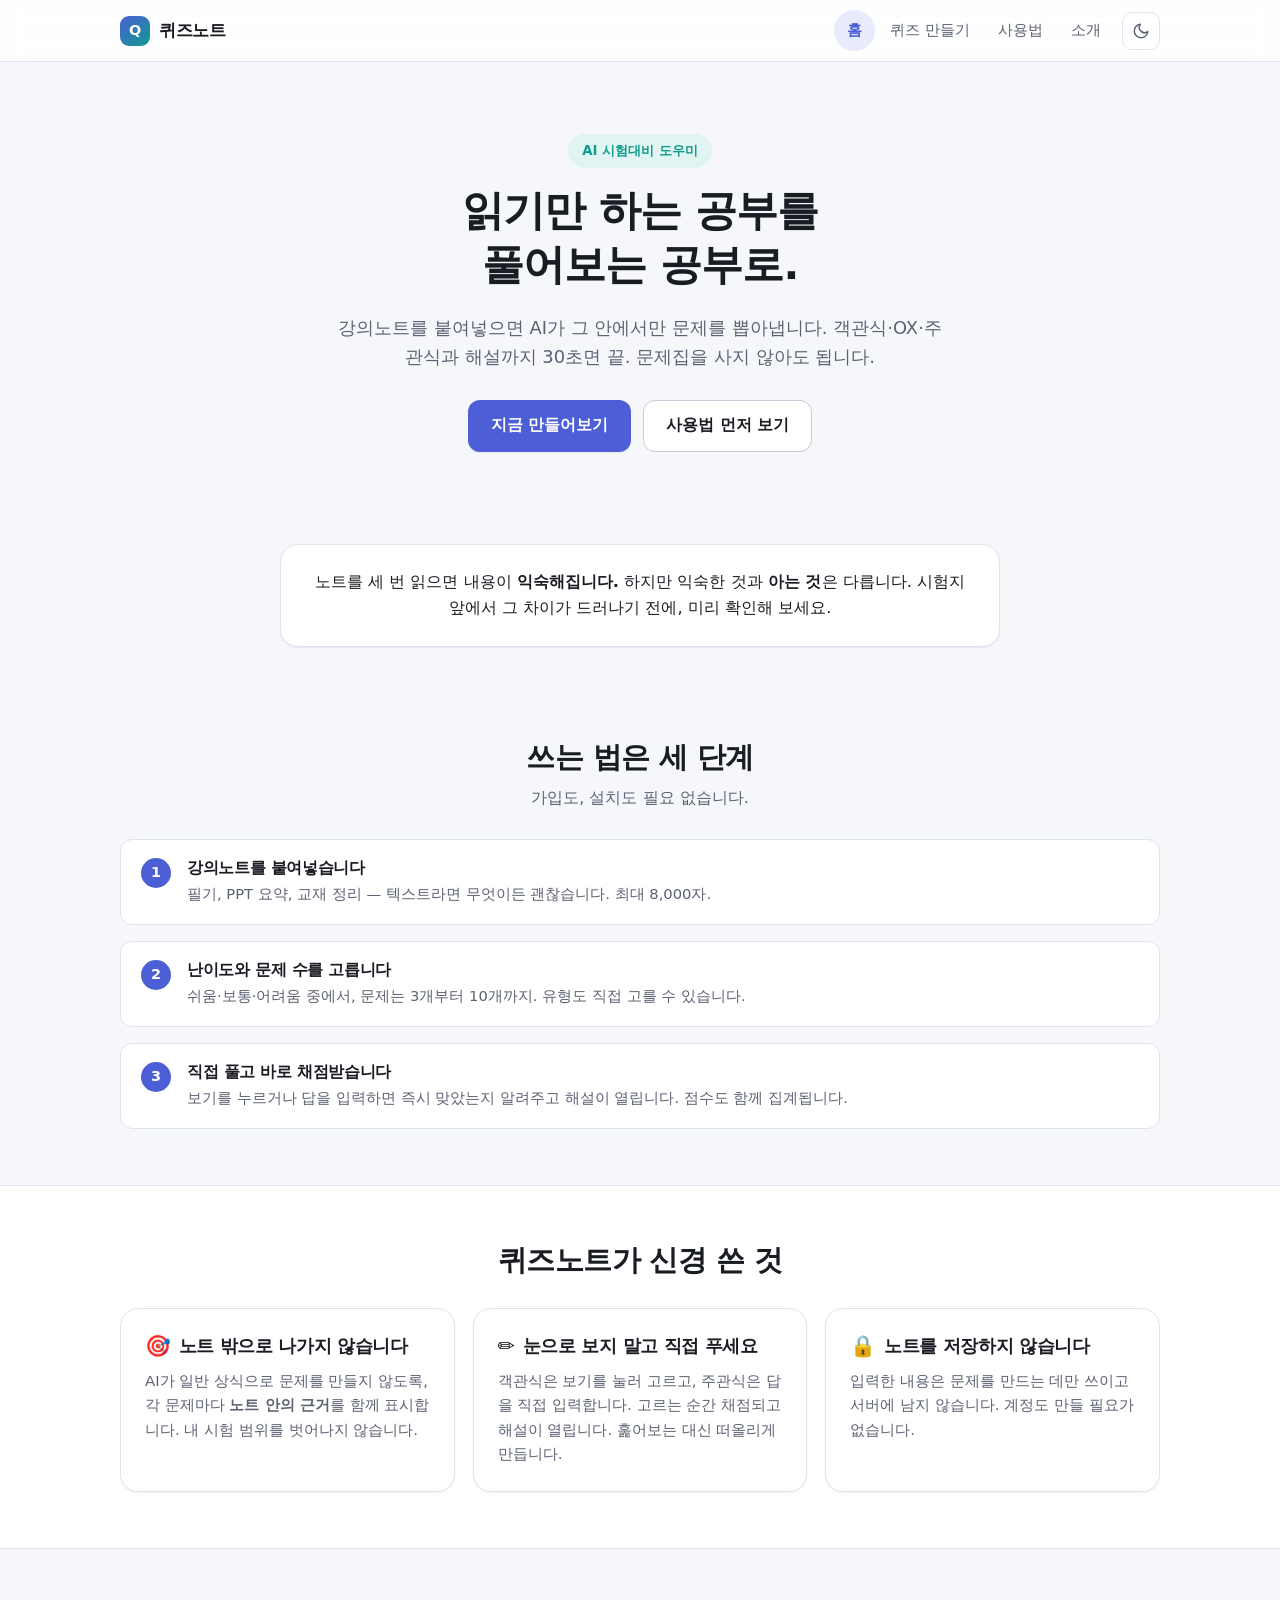
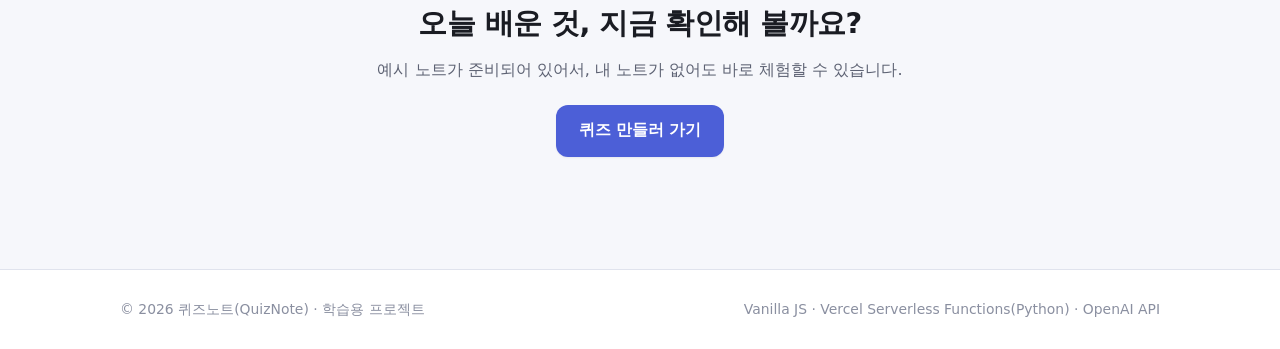
<file: index.html>
<!DOCTYPE html>
<html lang="ko">
<head>
  <meta charset="UTF-8" />
  <meta name="viewport" content="width=device-width, initial-scale=1" />
  <title>퀴즈노트 — 강의노트를 시험문제로</title>
  <meta name="description" content="강의노트를 붙여넣으면 AI가 객관식·OX·주관식 문제와 해설을 만들어줍니다. 읽기만 하는 공부를 풀어보는 공부로 바꿔보세요." />
  <meta property="og:title" content="퀴즈노트 — 강의노트를 시험문제로" />
  <meta property="og:description" content="내 노트에서 내 문제를. AI가 30초 만에 시험 대비 문제를 만들어 줍니다." />
  <meta property="og:type" content="website" />
  <link rel="icon" href="images/favicon.svg" type="image/svg+xml" />
  <link rel="stylesheet" href="css/style.css" />
  <!-- 다크 모드 깜빡임 방지: CSS 적용 전에 테마를 먼저 확정한다 -->
  <script>
    (function () {
      try {
        var t = localStorage.getItem('quiznote-theme');
        if (!t) t = window.matchMedia('(prefers-color-scheme: dark)').matches ? 'dark' : 'light';
        document.documentElement.setAttribute('data-theme', t);
      } catch (e) {}
    })();
  </script>
</head>
<body>
  <a href="#main" class="skip-link">본문으로 건너뛰기</a>

  <header class="site-header">
    <div class="container">
      <a href="index.html" class="brand">
        <span class="brand__mark">Q</span>
        <span>퀴즈노트</span>
      </a>

      <div class="nav-right">
        <nav class="nav" id="site-nav" aria-label="주요 메뉴">
          <a href="index.html" aria-current="page">홈</a>
          <a href="quiz.html">퀴즈 만들기</a>
          <a href="guide.html">사용법</a>
          <a href="about.html">소개</a>
        </nav>

        <button type="button" class="icon-btn" data-theme-toggle aria-label="다크 모드로 전환" aria-pressed="false">
          <svg class="icon-moon" viewBox="0 0 24 24" fill="none" stroke="currentColor" stroke-width="2" stroke-linecap="round" stroke-linejoin="round" aria-hidden="true"><path d="M21 12.8A9 9 0 1 1 11.2 3a7 7 0 0 0 9.8 9.8z"/></svg>
          <svg class="icon-sun" viewBox="0 0 24 24" fill="none" stroke="currentColor" stroke-width="2" stroke-linecap="round" stroke-linejoin="round" aria-hidden="true"><circle cx="12" cy="12" r="4"/><path d="M12 2v2M12 20v2M4.9 4.9l1.4 1.4M17.7 17.7l1.4 1.4M2 12h2M20 12h2M4.9 19.1l1.4-1.4M17.7 6.3l1.4-1.4"/></svg>
        </button>

        <button type="button" class="icon-btn nav-toggle" data-nav-toggle aria-label="메뉴 열기" aria-expanded="false" aria-controls="site-nav">
          <svg viewBox="0 0 24 24" fill="none" stroke="currentColor" stroke-width="2" stroke-linecap="round" aria-hidden="true"><path d="M3 6h18M3 12h18M3 18h18"/></svg>
        </button>
      </div>
    </div>
  </header>

  <main id="main">
    <!-- 히어로 -->
    <section class="hero">
      <div class="container">
        <span class="eyebrow">AI 시험대비 도우미</span>
        <h1>읽기만 하는 공부를<br />풀어보는 공부로.</h1>
        <p class="lead">
          강의노트를 붙여넣으면 AI가 그 안에서만 문제를 뽑아냅니다.
          객관식·OX·주관식과 해설까지 30초면 끝. 문제집을 사지 않아도 됩니다.
        </p>
        <div class="hero__actions">
          <a href="quiz.html" class="btn btn--primary">지금 만들어보기</a>
          <a href="guide.html" class="btn btn--ghost">사용법 먼저 보기</a>
        </div>
      </div>
    </section>

    <!-- 문제 제기 -->
    <section class="section--tight">
      <div class="container">
        <div class="card" style="max-width:720px;margin-inline:auto;text-align:center;">
          <p style="margin:0;font-size:1.02rem;">
            노트를 세 번 읽으면 내용이 <strong>익숙해집니다.</strong>
            하지만 익숙한 것과 <strong>아는 것</strong>은 다릅니다.
            시험지 앞에서 그 차이가 드러나기 전에, 미리 확인해 보세요.
          </p>
        </div>
      </div>
    </section>

    <!-- 사용 흐름 -->
    <section class="section">
      <div class="container">
        <h2 style="text-align:center;margin-bottom:8px;">쓰는 법은 세 단계</h2>
        <p style="text-align:center;color:var(--text-muted);margin-bottom:28px;">가입도, 설치도 필요 없습니다.</p>

        <ol class="step-list">
          <li>
            <div>
              <h3>강의노트를 붙여넣습니다</h3>
              <p>필기, PPT 요약, 교재 정리 — 텍스트라면 무엇이든 괜찮습니다. 최대 8,000자.</p>
            </div>
          </li>
          <li>
            <div>
              <h3>난이도와 문제 수를 고릅니다</h3>
              <p>쉬움·보통·어려움 중에서, 문제는 3개부터 10개까지. 유형도 직접 고를 수 있습니다.</p>
            </div>
          </li>
          <li>
            <div>
              <h3>직접 풀고 바로 채점받습니다</h3>
              <p>보기를 누르거나 답을 입력하면 즉시 맞았는지 알려주고 해설이 열립니다. 점수도 함께 집계됩니다.</p>
            </div>
          </li>
        </ol>
      </div>
    </section>

    <!-- 특징 -->
    <section class="section" style="background:var(--bg-elevated);border-block:1px solid var(--border);">
      <div class="container">
        <h2 style="text-align:center;margin-bottom:28px;">퀴즈노트가 신경 쓴 것</h2>

        <div class="grid grid--3">
          <div class="card feature-card">
            <h3><span class="emoji">🎯</span> 노트 밖으로 나가지 않습니다</h3>
            <p>AI가 일반 상식으로 문제를 만들지 않도록, 각 문제마다 <strong>노트 안의 근거</strong>를 함께 표시합니다. 내 시험 범위를 벗어나지 않습니다.</p>
          </div>
          <div class="card feature-card">
            <h3><span class="emoji">✏️</span> 눈으로 보지 말고 직접 푸세요</h3>
            <p>객관식은 보기를 눌러 고르고, 주관식은 답을 직접 입력합니다. 고르는 순간 채점되고 해설이 열립니다. 훑어보는 대신 떠올리게 만듭니다.</p>
          </div>
          <div class="card feature-card">
            <h3><span class="emoji">🔒</span> 노트를 저장하지 않습니다</h3>
            <p>입력한 내용은 문제를 만드는 데만 쓰이고 서버에 남지 않습니다. 계정도 만들 필요가 없습니다.</p>
          </div>
        </div>
      </div>
    </section>

    <!-- CTA -->
    <section class="section">
      <div class="container" style="text-align:center;">
        <h2>오늘 배운 것, 지금 확인해 볼까요?</h2>
        <p style="color:var(--text-muted);margin-bottom:22px;">예시 노트가 준비되어 있어서, 내 노트가 없어도 바로 체험할 수 있습니다.</p>
        <a href="quiz.html" class="btn btn--primary">퀴즈 만들러 가기</a>
      </div>
    </section>
  </main>

  <footer class="site-footer">
    <div class="container">
      <span>© <span data-year>2026</span> 퀴즈노트(QuizNote) · 학습용 프로젝트</span>
      <span>Vanilla JS · Vercel Serverless Functions(Python) · OpenAI API</span>
    </div>
  </footer>

  <script src="js/main.js"></script>
</body>
</html>
</file>
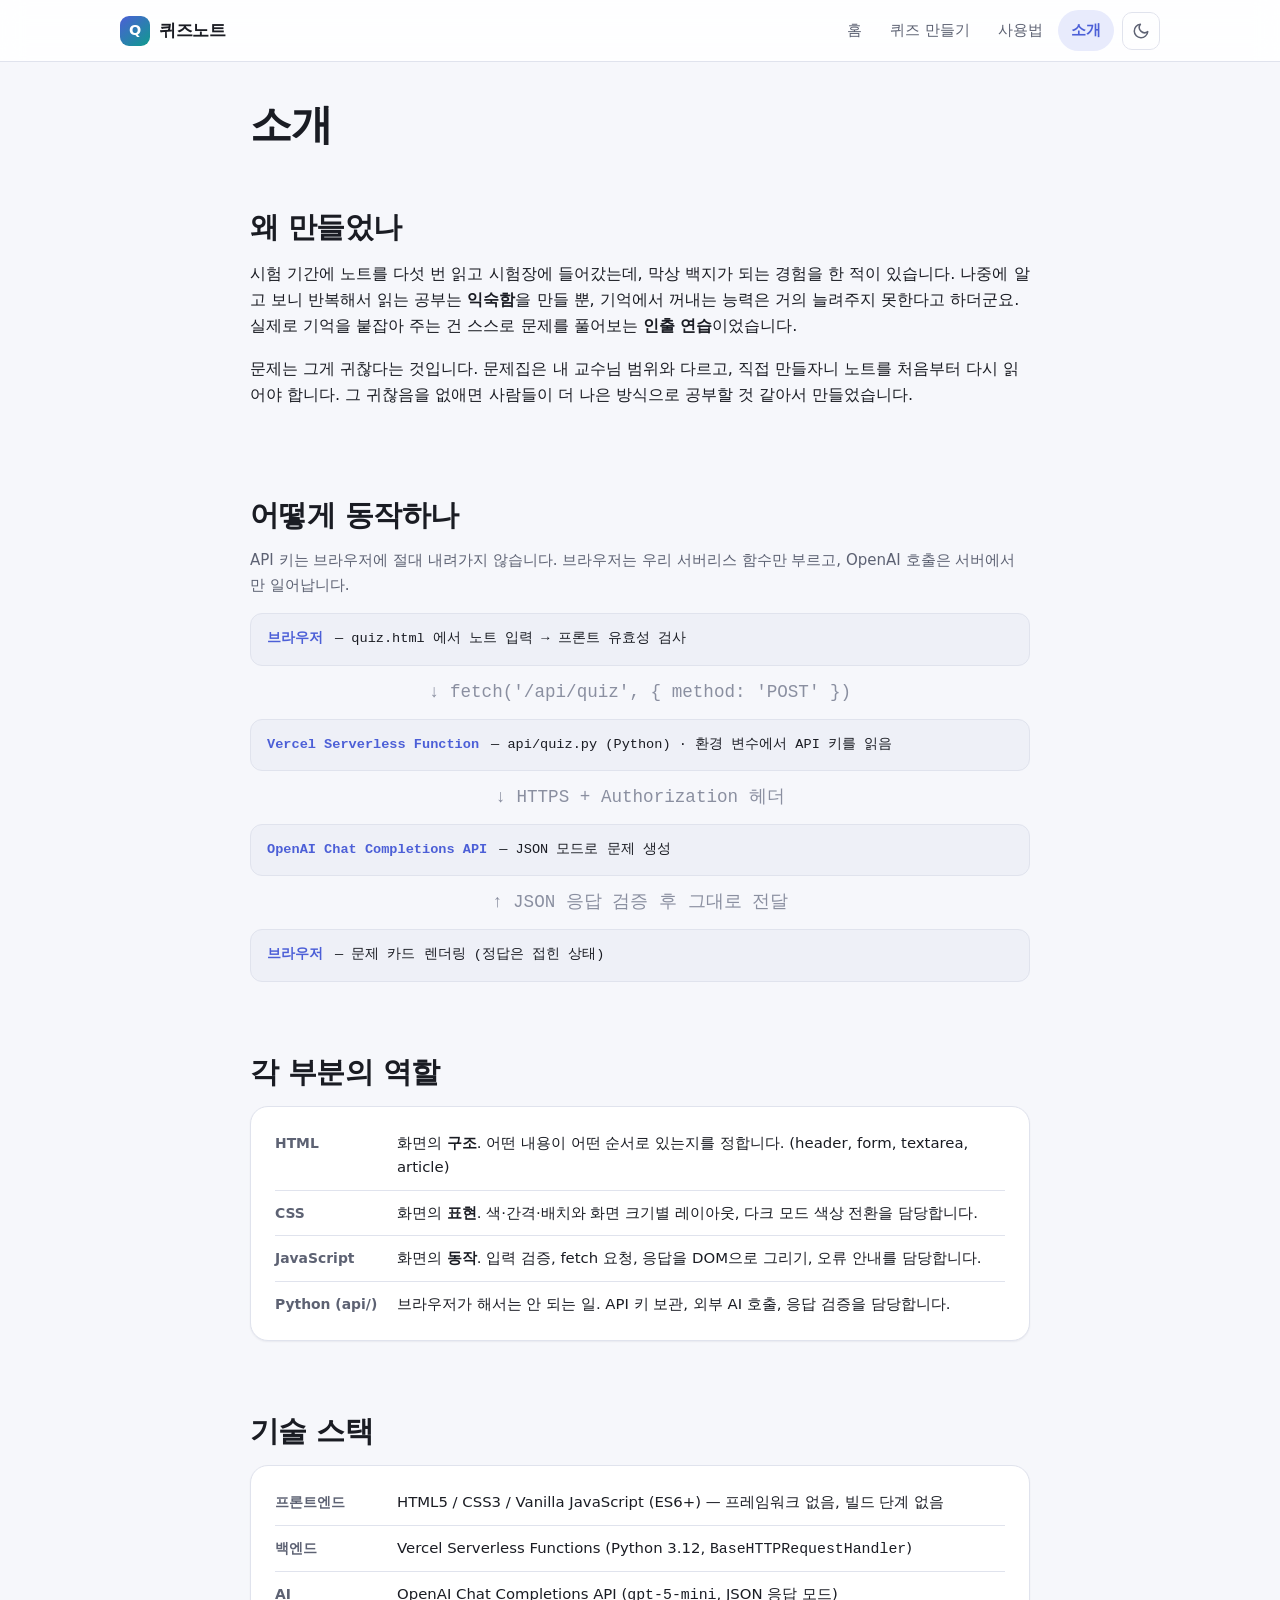
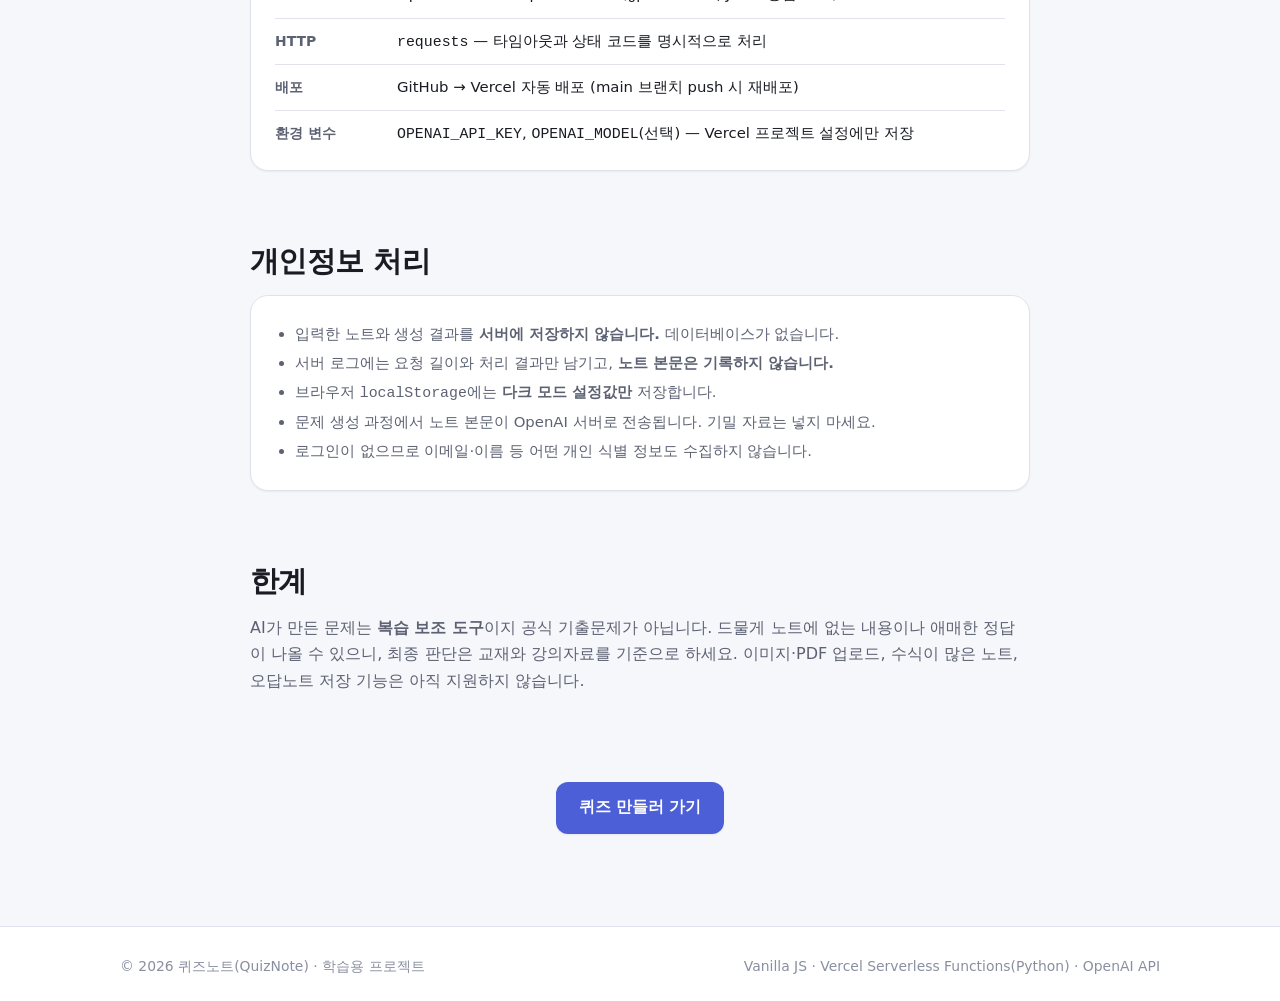
<file: about.html>
<!DOCTYPE html>
<html lang="ko">
<head>
  <meta charset="UTF-8" />
  <meta name="viewport" content="width=device-width, initial-scale=1" />
  <title>소개 — 퀴즈노트</title>
  <meta name="description" content="퀴즈노트를 만든 이유, 동작 구조, 사용한 기술 스택과 개인정보 처리 방침." />
  <link rel="icon" href="images/favicon.svg" type="image/svg+xml" />
  <link rel="stylesheet" href="css/style.css" />
  <script>
    (function () {
      try {
        var t = localStorage.getItem('quiznote-theme');
        if (!t) t = window.matchMedia('(prefers-color-scheme: dark)').matches ? 'dark' : 'light';
        document.documentElement.setAttribute('data-theme', t);
      } catch (e) {}
    })();
  </script>
</head>
<body>
  <a href="#main" class="skip-link">본문으로 건너뛰기</a>

  <header class="site-header">
    <div class="container">
      <a href="index.html" class="brand">
        <span class="brand__mark">Q</span>
        <span>퀴즈노트</span>
      </a>

      <div class="nav-right">
        <nav class="nav" id="site-nav" aria-label="주요 메뉴">
          <a href="index.html">홈</a>
          <a href="quiz.html">퀴즈 만들기</a>
          <a href="guide.html">사용법</a>
          <a href="about.html" aria-current="page">소개</a>
        </nav>

        <button type="button" class="icon-btn" data-theme-toggle aria-label="다크 모드로 전환" aria-pressed="false">
          <svg class="icon-moon" viewBox="0 0 24 24" fill="none" stroke="currentColor" stroke-width="2" stroke-linecap="round" stroke-linejoin="round" aria-hidden="true"><path d="M21 12.8A9 9 0 1 1 11.2 3a7 7 0 0 0 9.8 9.8z"/></svg>
          <svg class="icon-sun" viewBox="0 0 24 24" fill="none" stroke="currentColor" stroke-width="2" stroke-linecap="round" stroke-linejoin="round" aria-hidden="true"><circle cx="12" cy="12" r="4"/><path d="M12 2v2M12 20v2M4.9 4.9l1.4 1.4M17.7 17.7l1.4 1.4M2 12h2M20 12h2M4.9 19.1l1.4-1.4M17.7 6.3l1.4-1.4"/></svg>
        </button>

        <button type="button" class="icon-btn nav-toggle" data-nav-toggle aria-label="메뉴 열기" aria-expanded="false" aria-controls="site-nav">
          <svg viewBox="0 0 24 24" fill="none" stroke="currentColor" stroke-width="2" stroke-linecap="round" aria-hidden="true"><path d="M3 6h18M3 12h18M3 18h18"/></svg>
        </button>
      </div>
    </div>
  </header>

  <main id="main" class="section--tight">
    <div class="container" style="max-width:820px;">
      <h1>소개</h1>

      <section class="section--tight">
        <h2>왜 만들었나</h2>
        <p>
          시험 기간에 노트를 다섯 번 읽고 시험장에 들어갔는데, 막상 백지가 되는 경험을 한 적이 있습니다.
          나중에 알고 보니 반복해서 읽는 공부는 <strong>익숙함</strong>을 만들 뿐,
          기억에서 꺼내는 능력은 거의 늘려주지 못한다고 하더군요.
          실제로 기억을 붙잡아 주는 건 스스로 문제를 풀어보는 <strong>인출 연습</strong>이었습니다.
        </p>
        <p>
          문제는 그게 귀찮다는 것입니다. 문제집은 내 교수님 범위와 다르고,
          직접 만들자니 노트를 처음부터 다시 읽어야 합니다.
          그 귀찮음을 없애면 사람들이 더 나은 방식으로 공부할 것 같아서 만들었습니다.
        </p>
      </section>

      <section class="section--tight">
        <h2>어떻게 동작하나</h2>
        <p style="color:var(--text-muted);font-size:0.94rem;">
          API 키는 브라우저에 절대 내려가지 않습니다. 브라우저는 우리 서버리스 함수만 부르고,
          OpenAI 호출은 서버에서만 일어납니다.
        </p>

        <div class="arch">
          <div class="arch__row"><strong>브라우저</strong> — quiz.html 에서 노트 입력 → 프론트 유효성 검사</div>
          <div class="arch__arrow">↓ fetch('/api/quiz', { method: 'POST' })</div>
          <div class="arch__row"><strong>Vercel Serverless Function</strong> — api/quiz.py (Python) · 환경 변수에서 API 키를 읽음</div>
          <div class="arch__arrow">↓ HTTPS + Authorization 헤더</div>
          <div class="arch__row"><strong>OpenAI Chat Completions API</strong> — JSON 모드로 문제 생성</div>
          <div class="arch__arrow">↑ JSON 응답 검증 후 그대로 전달</div>
          <div class="arch__row"><strong>브라우저</strong> — 문제 카드 렌더링 (정답은 접힌 상태)</div>
        </div>
      </section>

      <section class="section--tight">
        <h2>각 부분의 역할</h2>
        <div class="card">
          <ul class="stack-list">
            <li><span class="k">HTML</span><span>화면의 <strong>구조</strong>. 어떤 내용이 어떤 순서로 있는지를 정합니다. (header, form, textarea, article)</span></li>
            <li><span class="k">CSS</span><span>화면의 <strong>표현</strong>. 색·간격·배치와 화면 크기별 레이아웃, 다크 모드 색상 전환을 담당합니다.</span></li>
            <li><span class="k">JavaScript</span><span>화면의 <strong>동작</strong>. 입력 검증, fetch 요청, 응답을 DOM으로 그리기, 오류 안내를 담당합니다.</span></li>
            <li><span class="k">Python (api/)</span><span>브라우저가 해서는 안 되는 일. API 키 보관, 외부 AI 호출, 응답 검증을 담당합니다.</span></li>
          </ul>
        </div>
      </section>

      <section class="section--tight">
        <h2>기술 스택</h2>
        <div class="card">
          <ul class="stack-list">
            <li><span class="k">프론트엔드</span><span>HTML5 / CSS3 / Vanilla JavaScript (ES6+) — 프레임워크 없음, 빌드 단계 없음</span></li>
            <li><span class="k">백엔드</span><span>Vercel Serverless Functions (Python 3.12, <code>BaseHTTPRequestHandler</code>)</span></li>
            <li><span class="k">AI</span><span>OpenAI Chat Completions API (<code>gpt-5-mini</code>, JSON 응답 모드)</span></li>
            <li><span class="k">HTTP</span><span><code>requests</code> — 타임아웃과 상태 코드를 명시적으로 처리</span></li>
            <li><span class="k">배포</span><span>GitHub → Vercel 자동 배포 (main 브랜치 push 시 재배포)</span></li>
            <li><span class="k">환경 변수</span><span><code>OPENAI_API_KEY</code>, <code>OPENAI_MODEL</code>(선택) — Vercel 프로젝트 설정에만 저장</span></li>
          </ul>
        </div>
      </section>

      <section class="section--tight">
        <h2>개인정보 처리</h2>
        <div class="card">
          <ul style="margin:0;padding-left:20px;color:var(--text-muted);font-size:0.93rem;line-height:1.95;">
            <li>입력한 노트와 생성 결과를 <strong>서버에 저장하지 않습니다.</strong> 데이터베이스가 없습니다.</li>
            <li>서버 로그에는 요청 길이와 처리 결과만 남기고, <strong>노트 본문은 기록하지 않습니다.</strong></li>
            <li>브라우저 <code>localStorage</code>에는 <strong>다크 모드 설정값만</strong> 저장합니다.</li>
            <li>문제 생성 과정에서 노트 본문이 OpenAI 서버로 전송됩니다. 기밀 자료는 넣지 마세요.</li>
            <li>로그인이 없으므로 이메일·이름 등 어떤 개인 식별 정보도 수집하지 않습니다.</li>
          </ul>
        </div>
      </section>

      <section class="section--tight">
        <h2>한계</h2>
        <p style="color:var(--text-muted);">
          AI가 만든 문제는 <strong>복습 보조 도구</strong>이지 공식 기출문제가 아닙니다.
          드물게 노트에 없는 내용이나 애매한 정답이 나올 수 있으니,
          최종 판단은 교재와 강의자료를 기준으로 하세요.
          이미지·PDF 업로드, 수식이 많은 노트, 오답노트 저장 기능은 아직 지원하지 않습니다.
        </p>
      </section>

      <div style="text-align:center;margin-top:36px;">
        <a href="quiz.html" class="btn btn--primary">퀴즈 만들러 가기</a>
      </div>
    </div>
  </main>

  <footer class="site-footer">
    <div class="container">
      <span>© <span data-year>2026</span> 퀴즈노트(QuizNote) · 학습용 프로젝트</span>
      <span>Vanilla JS · Vercel Serverless Functions(Python) · OpenAI API</span>
    </div>
  </footer>

  <script src="js/main.js"></script>
</body>
</html>
</file>
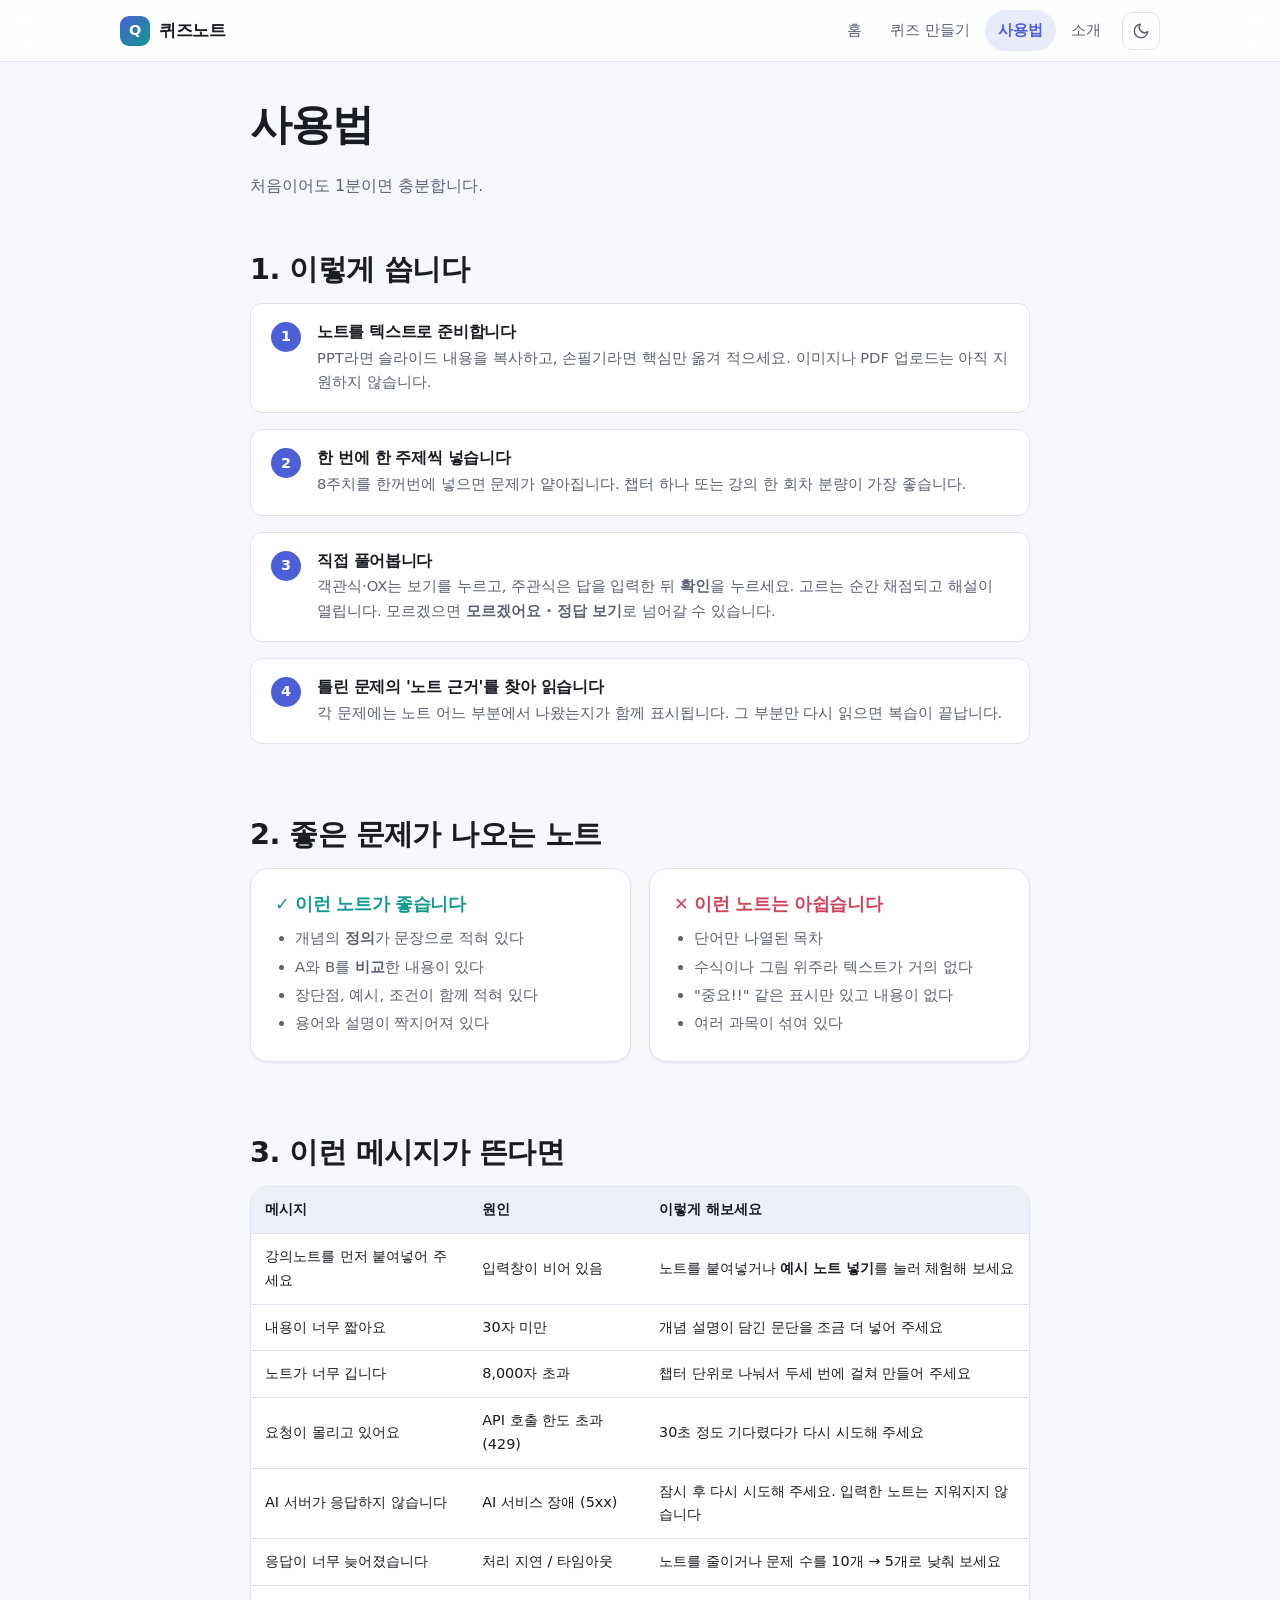
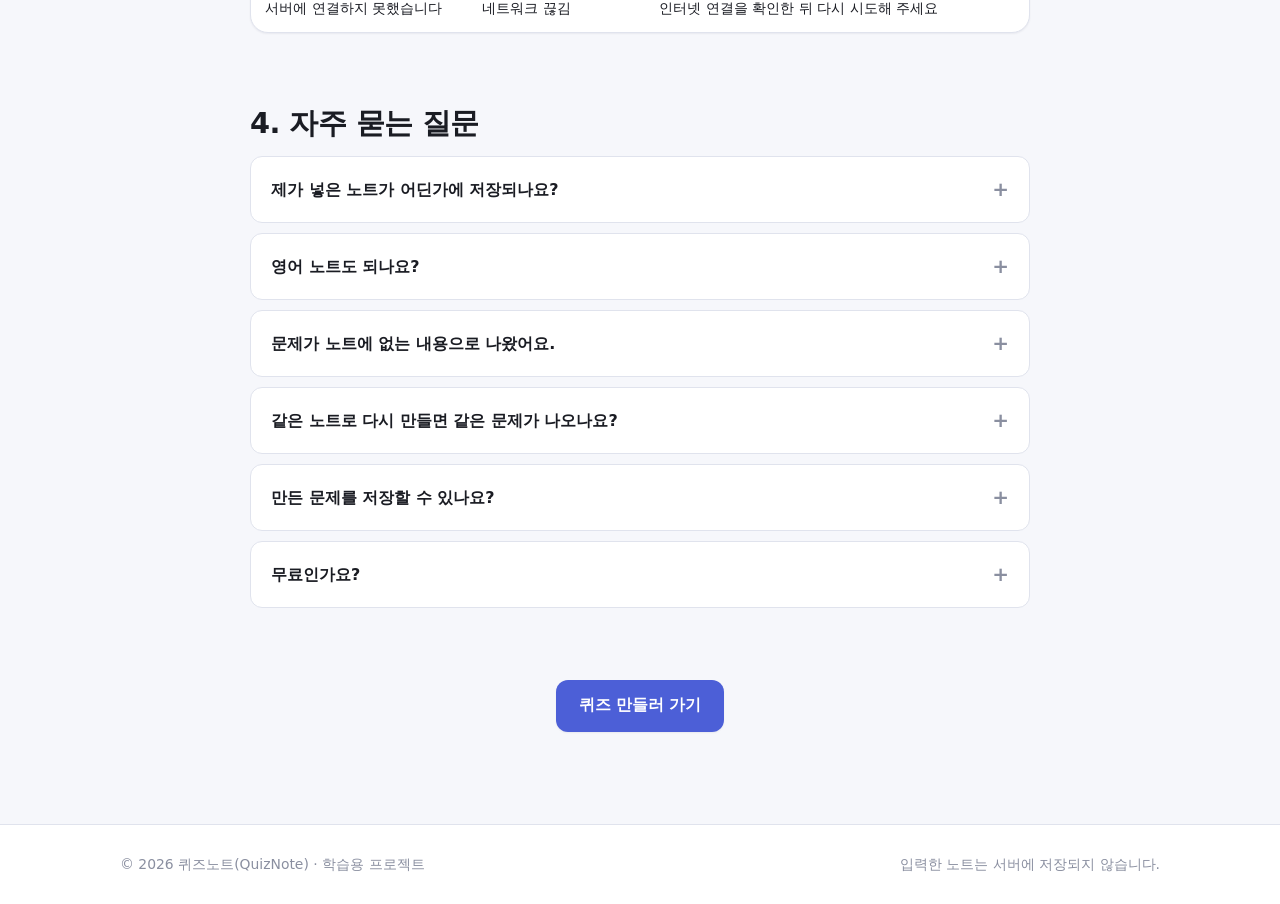
<file: guide.html>
<!DOCTYPE html>
<html lang="ko">
<head>
  <meta charset="UTF-8" />
  <meta name="viewport" content="width=device-width, initial-scale=1" />
  <title>사용법 — 퀴즈노트</title>
  <meta name="description" content="퀴즈노트 사용법, 좋은 문제가 나오는 노트 작성 팁, 자주 묻는 질문과 오류 메시지 대응 방법." />
  <link rel="icon" href="images/favicon.svg" type="image/svg+xml" />
  <link rel="stylesheet" href="css/style.css" />
  <script>
    (function () {
      try {
        var t = localStorage.getItem('quiznote-theme');
        if (!t) t = window.matchMedia('(prefers-color-scheme: dark)').matches ? 'dark' : 'light';
        document.documentElement.setAttribute('data-theme', t);
      } catch (e) {}
    })();
  </script>
</head>
<body>
  <a href="#main" class="skip-link">본문으로 건너뛰기</a>

  <header class="site-header">
    <div class="container">
      <a href="index.html" class="brand">
        <span class="brand__mark">Q</span>
        <span>퀴즈노트</span>
      </a>

      <div class="nav-right">
        <nav class="nav" id="site-nav" aria-label="주요 메뉴">
          <a href="index.html">홈</a>
          <a href="quiz.html">퀴즈 만들기</a>
          <a href="guide.html" aria-current="page">사용법</a>
          <a href="about.html">소개</a>
        </nav>

        <button type="button" class="icon-btn" data-theme-toggle aria-label="다크 모드로 전환" aria-pressed="false">
          <svg class="icon-moon" viewBox="0 0 24 24" fill="none" stroke="currentColor" stroke-width="2" stroke-linecap="round" stroke-linejoin="round" aria-hidden="true"><path d="M21 12.8A9 9 0 1 1 11.2 3a7 7 0 0 0 9.8 9.8z"/></svg>
          <svg class="icon-sun" viewBox="0 0 24 24" fill="none" stroke="currentColor" stroke-width="2" stroke-linecap="round" stroke-linejoin="round" aria-hidden="true"><circle cx="12" cy="12" r="4"/><path d="M12 2v2M12 20v2M4.9 4.9l1.4 1.4M17.7 17.7l1.4 1.4M2 12h2M20 12h2M4.9 19.1l1.4-1.4M17.7 6.3l1.4-1.4"/></svg>
        </button>

        <button type="button" class="icon-btn nav-toggle" data-nav-toggle aria-label="메뉴 열기" aria-expanded="false" aria-controls="site-nav">
          <svg viewBox="0 0 24 24" fill="none" stroke="currentColor" stroke-width="2" stroke-linecap="round" aria-hidden="true"><path d="M3 6h18M3 12h18M3 18h18"/></svg>
        </button>
      </div>
    </div>
  </header>

  <main id="main" class="section--tight">
    <div class="container" style="max-width:820px;">
      <h1>사용법</h1>
      <p style="color:var(--text-muted);">처음이어도 1분이면 충분합니다.</p>

      <!-- 단계별 -->
      <section class="section--tight">
        <h2>1. 이렇게 씁니다</h2>
        <ol class="step-list">
          <li>
            <div>
              <h3>노트를 텍스트로 준비합니다</h3>
              <p>PPT라면 슬라이드 내용을 복사하고, 손필기라면 핵심만 옮겨 적으세요. 이미지나 PDF 업로드는 아직 지원하지 않습니다.</p>
            </div>
          </li>
          <li>
            <div>
              <h3>한 번에 한 주제씩 넣습니다</h3>
              <p>8주치를 한꺼번에 넣으면 문제가 얕아집니다. 챕터 하나 또는 강의 한 회차 분량이 가장 좋습니다.</p>
            </div>
          </li>
          <li>
            <div>
              <h3>직접 풀어봅니다</h3>
              <p>객관식·OX는 보기를 누르고, 주관식은 답을 입력한 뒤 <strong>확인</strong>을 누르세요.
              고르는 순간 채점되고 해설이 열립니다. 모르겠으면 <strong>모르겠어요 · 정답 보기</strong>로 넘어갈 수 있습니다.</p>
            </div>
          </li>
          <li>
            <div>
              <h3>틀린 문제의 '노트 근거'를 찾아 읽습니다</h3>
              <p>각 문제에는 노트 어느 부분에서 나왔는지가 함께 표시됩니다. 그 부분만 다시 읽으면 복습이 끝납니다.</p>
            </div>
          </li>
        </ol>
      </section>

      <!-- 노트 작성 팁 -->
      <section class="section--tight">
        <h2>2. 좋은 문제가 나오는 노트</h2>
        <div class="grid grid--2">
          <div class="card">
            <h3 style="color:var(--accent)">✓ 이런 노트가 좋습니다</h3>
            <ul style="margin:0;padding-left:20px;color:var(--text-muted);font-size:0.93rem;line-height:1.9;">
              <li>개념의 <strong>정의</strong>가 문장으로 적혀 있다</li>
              <li>A와 B를 <strong>비교</strong>한 내용이 있다</li>
              <li>장단점, 예시, 조건이 함께 적혀 있다</li>
              <li>용어와 설명이 짝지어져 있다</li>
            </ul>
          </div>
          <div class="card">
            <h3 style="color:var(--danger)">✕ 이런 노트는 아쉽습니다</h3>
            <ul style="margin:0;padding-left:20px;color:var(--text-muted);font-size:0.93rem;line-height:1.9;">
              <li>단어만 나열된 목차</li>
              <li>수식이나 그림 위주라 텍스트가 거의 없다</li>
              <li>"중요!!" 같은 표시만 있고 내용이 없다</li>
              <li>여러 과목이 섞여 있다</li>
            </ul>
          </div>
        </div>
      </section>

      <!-- 오류 대응표 -->
      <section class="section--tight">
        <h2>3. 이런 메시지가 뜬다면</h2>
        <div class="card" style="padding:0;overflow:hidden;">
          <div class="table-wrap">
            <table class="data">
              <thead>
                <tr><th>메시지</th><th>원인</th><th>이렇게 해보세요</th></tr>
              </thead>
              <tbody>
                <tr>
                  <td>강의노트를 먼저 붙여넣어 주세요</td>
                  <td>입력창이 비어 있음</td>
                  <td>노트를 붙여넣거나 <strong>예시 노트 넣기</strong>를 눌러 체험해 보세요</td>
                </tr>
                <tr>
                  <td>내용이 너무 짧아요</td>
                  <td>30자 미만</td>
                  <td>개념 설명이 담긴 문단을 조금 더 넣어 주세요</td>
                </tr>
                <tr>
                  <td>노트가 너무 깁니다</td>
                  <td>8,000자 초과</td>
                  <td>챕터 단위로 나눠서 두세 번에 걸쳐 만들어 주세요</td>
                </tr>
                <tr>
                  <td>요청이 몰리고 있어요</td>
                  <td>API 호출 한도 초과 (429)</td>
                  <td>30초 정도 기다렸다가 다시 시도해 주세요</td>
                </tr>
                <tr>
                  <td>AI 서버가 응답하지 않습니다</td>
                  <td>AI 서비스 장애 (5xx)</td>
                  <td>잠시 후 다시 시도해 주세요. 입력한 노트는 지워지지 않습니다</td>
                </tr>
                <tr>
                  <td>응답이 너무 늦어졌습니다</td>
                  <td>처리 지연 / 타임아웃</td>
                  <td>노트를 줄이거나 문제 수를 10개 → 5개로 낮춰 보세요</td>
                </tr>
                <tr>
                  <td>서버에 연결하지 못했습니다</td>
                  <td>네트워크 끊김</td>
                  <td>인터넷 연결을 확인한 뒤 다시 시도해 주세요</td>
                </tr>
              </tbody>
            </table>
          </div>
        </div>
      </section>

      <!-- FAQ -->
      <section class="section--tight">
        <h2>4. 자주 묻는 질문</h2>

        <details class="faq">
          <summary>제가 넣은 노트가 어딘가에 저장되나요?</summary>
          <div class="faq__body">
            <p>아니요. 퀴즈노트에는 데이터베이스가 없고, 서버 로그에도 노트 본문을 남기지 않습니다.
            다만 문제를 만드는 과정에서 노트가 OpenAI 서버로 전송되므로,
            <strong>개인정보나 회사·학교의 기밀 자료는 넣지 마세요.</strong></p>
          </div>
        </details>

        <details class="faq">
          <summary>영어 노트도 되나요?</summary>
          <div class="faq__body">
            <p>됩니다. 노트에 쓰인 언어를 그대로 따라가서, 영어 노트에는 영어 문제가 나옵니다.
            한국어 문제로 받고 싶다면 노트 맨 위에 "한국어로 출제" 같은 문장을 한 줄 적어 두세요.</p>
          </div>
        </details>

        <details class="faq">
          <summary>문제가 노트에 없는 내용으로 나왔어요.</summary>
          <div class="faq__body">
            <p>AI는 확률적으로 답을 만들기 때문에 드물게 노트 밖으로 나갈 수 있습니다.
            그래서 각 문제에 <strong>노트 근거</strong>를 함께 표시합니다.
            근거가 노트와 맞지 않는 문제는 그냥 넘기시면 됩니다.
            노트가 짧을수록 이런 일이 잦아지니, 설명이 충분한 부분을 넣어 주세요.</p>
          </div>
        </details>

        <details class="faq">
          <summary>같은 노트로 다시 만들면 같은 문제가 나오나요?</summary>
          <div class="faq__body">
            <p>아닙니다. 매번 조금씩 다른 문제가 나옵니다.
            시험 전날 같은 범위를 두 번 돌려서 새 문제로 다시 확인해 보는 것도 좋은 방법입니다.</p>
          </div>
        </details>

        <details class="faq">
          <summary>만든 문제를 저장할 수 있나요?</summary>
          <div class="faq__body">
            <p>결과 위쪽의 <strong>전체 복사</strong> 버튼으로 마크다운 텍스트를 클립보드에 담거나,
            <strong>txt 저장</strong>으로 파일을 내려받을 수 있습니다.
            브라우저 인쇄 기능을 쓰면 정답이 펼쳐진 상태로 PDF 저장도 됩니다.</p>
          </div>
        </details>

        <details class="faq">
          <summary>무료인가요?</summary>
          <div class="faq__body">
            <p>학습용으로 만든 개인 프로젝트라 이용료는 없습니다.
            다만 AI 호출에는 실제 비용이 들기 때문에, 짧은 시간에 너무 많이 호출하면
            일시적으로 제한 메시지가 뜰 수 있습니다.</p>
          </div>
        </details>
      </section>

      <div style="text-align:center;margin-top:36px;">
        <a href="quiz.html" class="btn btn--primary">퀴즈 만들러 가기</a>
      </div>
    </div>
  </main>

  <footer class="site-footer">
    <div class="container">
      <span>© <span data-year>2026</span> 퀴즈노트(QuizNote) · 학습용 프로젝트</span>
      <span>입력한 노트는 서버에 저장되지 않습니다.</span>
    </div>
  </footer>

  <script src="js/main.js"></script>
</body>
</html>
</file>
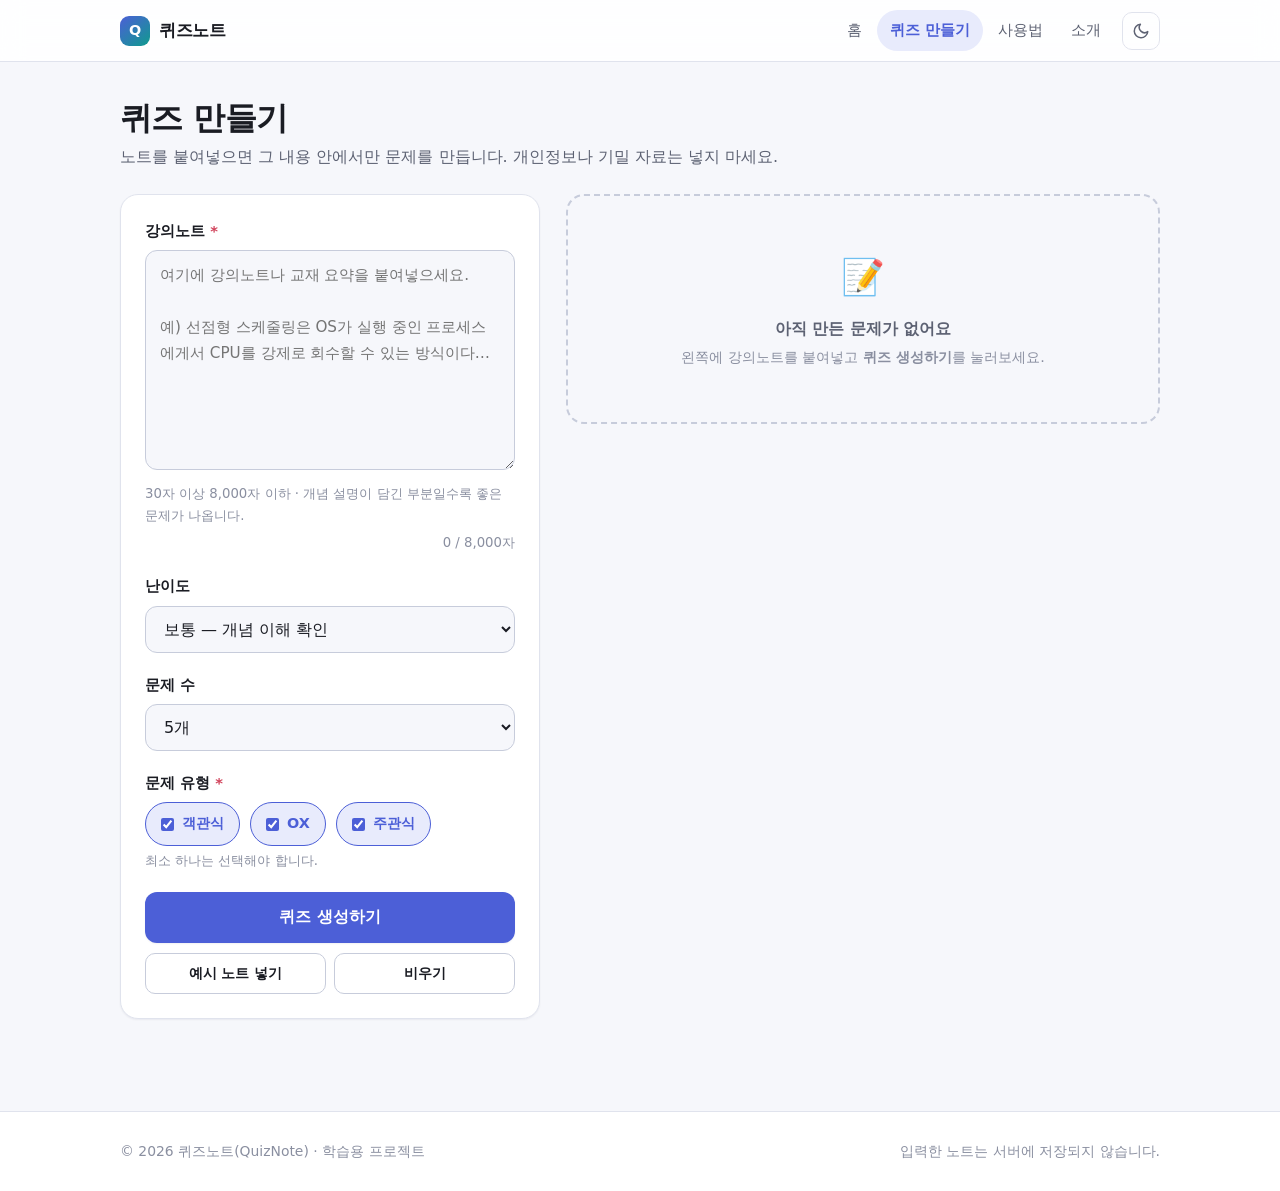
<file: quiz.html>
<!DOCTYPE html>
<html lang="ko">
<head>
  <meta charset="UTF-8" />
  <meta name="viewport" content="width=device-width, initial-scale=1" />
  <title>퀴즈 만들기 — 퀴즈노트</title>
  <meta name="description" content="강의노트를 붙여넣고 난이도·문제 수를 고르면 AI가 문제와 해설을 만들어 드립니다." />
  <link rel="icon" href="images/favicon.svg" type="image/svg+xml" />
  <link rel="stylesheet" href="css/style.css" />
  <script>
    (function () {
      try {
        var t = localStorage.getItem('quiznote-theme');
        if (!t) t = window.matchMedia('(prefers-color-scheme: dark)').matches ? 'dark' : 'light';
        document.documentElement.setAttribute('data-theme', t);
      } catch (e) {}
    })();
  </script>
</head>
<body>
  <a href="#main" class="skip-link">본문으로 건너뛰기</a>

  <header class="site-header">
    <div class="container">
      <a href="index.html" class="brand">
        <span class="brand__mark">Q</span>
        <span>퀴즈노트</span>
      </a>

      <div class="nav-right">
        <nav class="nav" id="site-nav" aria-label="주요 메뉴">
          <a href="index.html">홈</a>
          <a href="quiz.html" aria-current="page">퀴즈 만들기</a>
          <a href="guide.html">사용법</a>
          <a href="about.html">소개</a>
        </nav>

        <button type="button" class="icon-btn" data-theme-toggle aria-label="다크 모드로 전환" aria-pressed="false">
          <svg class="icon-moon" viewBox="0 0 24 24" fill="none" stroke="currentColor" stroke-width="2" stroke-linecap="round" stroke-linejoin="round" aria-hidden="true"><path d="M21 12.8A9 9 0 1 1 11.2 3a7 7 0 0 0 9.8 9.8z"/></svg>
          <svg class="icon-sun" viewBox="0 0 24 24" fill="none" stroke="currentColor" stroke-width="2" stroke-linecap="round" stroke-linejoin="round" aria-hidden="true"><circle cx="12" cy="12" r="4"/><path d="M12 2v2M12 20v2M4.9 4.9l1.4 1.4M17.7 17.7l1.4 1.4M2 12h2M20 12h2M4.9 19.1l1.4-1.4M17.7 6.3l1.4-1.4"/></svg>
        </button>

        <button type="button" class="icon-btn nav-toggle" data-nav-toggle aria-label="메뉴 열기" aria-expanded="false" aria-controls="site-nav">
          <svg viewBox="0 0 24 24" fill="none" stroke="currentColor" stroke-width="2" stroke-linecap="round" aria-hidden="true"><path d="M3 6h18M3 12h18M3 18h18"/></svg>
        </button>
      </div>
    </div>
  </header>

  <main id="main" class="section--tight">
    <div class="container">
      <h1 style="font-size:clamp(1.5rem,3.5vw,2rem);margin-bottom:4px;">퀴즈 만들기</h1>
      <p style="color:var(--text-muted);margin-bottom:24px;">
        노트를 붙여넣으면 그 내용 안에서만 문제를 만듭니다. 개인정보나 기밀 자료는 넣지 마세요.
      </p>

      <div class="quiz-layout">
        <!-- 입력 패널 -->
        <div class="quiz-form-panel">
          <form id="quiz-form" class="card" novalidate>
            <div class="field">
              <label for="notes">강의노트 <span style="color:var(--danger)">*</span></label>
              <textarea
                id="notes"
                name="notes"
                placeholder="여기에 강의노트나 교재 요약을 붙여넣으세요.&#10;&#10;예) 선점형 스케줄링은 OS가 실행 중인 프로세스에게서 CPU를 강제로 회수할 수 있는 방식이다…"
                aria-describedby="notes-hint counter"
              ></textarea>
              <div class="field__hint" id="notes-hint">30자 이상 8,000자 이하 · 개념 설명이 담긴 부분일수록 좋은 문제가 나옵니다.</div>
              <div class="counter" id="counter" aria-live="polite">0 / 8,000자</div>
            </div>

            <div class="field">
              <label for="difficulty">난이도</label>
              <select id="difficulty" name="difficulty">
                <option value="easy">쉬움 — 용어와 정의 확인</option>
                <option value="normal" selected>보통 — 개념 이해 확인</option>
                <option value="hard">어려움 — 비교·적용·응용</option>
              </select>
            </div>

            <div class="field">
              <label for="count">문제 수</label>
              <select id="count" name="count">
                <option value="3">3개</option>
                <option value="5" selected>5개</option>
                <option value="8">8개</option>
                <option value="10">10개</option>
              </select>
            </div>

            <div class="field">
              <span class="field__label">문제 유형 <span style="color:var(--danger)">*</span></span>
              <div class="check-row">
                <label class="check"><input type="checkbox" name="type" value="multiple" checked /> 객관식</label>
                <label class="check"><input type="checkbox" name="type" value="ox" checked /> OX</label>
                <label class="check"><input type="checkbox" name="type" value="short" checked /> 주관식</label>
              </div>
              <div class="field__hint">최소 하나는 선택해야 합니다.</div>
            </div>

            <button type="submit" class="btn btn--primary btn--block" id="submit-btn">
              <span id="submit-label">퀴즈 생성하기</span>
            </button>

            <div style="display:flex;gap:8px;margin-top:10px;">
              <button type="button" class="btn btn--ghost btn--sm" id="sample-btn" style="flex:1">예시 노트 넣기</button>
              <button type="button" class="btn btn--ghost btn--sm" id="clear-btn" style="flex:1">비우기</button>
            </div>
          </form>
        </div>

        <!-- 결과 패널 -->
        <div>
          <div id="alert-box" aria-live="assertive"></div>
          <div id="result-area"></div>
        </div>
      </div>
    </div>
  </main>

  <footer class="site-footer">
    <div class="container">
      <span>© <span data-year>2026</span> 퀴즈노트(QuizNote) · 학습용 프로젝트</span>
      <span>입력한 노트는 서버에 저장되지 않습니다.</span>
    </div>
  </footer>

  <script src="js/main.js"></script>
  <script src="js/quiz.js"></script>
</body>
</html>
</file>
<file: css/style.css>
/* ==========================================================================
   퀴즈노트(QuizNote) — 공통 스타일
   구조: 1) 디자인 토큰  2) 리셋  3) 레이아웃  4) 컴포넌트  5) 페이지별  6) 반응형
   ========================================================================== */

/* 1) 디자인 토큰 --------------------------------------------------------- */
:root {
  /* 라이트 모드 기본값 */
  --bg: #f6f7fb;
  --bg-elevated: #ffffff;
  --bg-subtle: #eef0f7;
  --text: #1a1c23;
  --text-muted: #5d6273;
  --text-faint: #8a8fa0;
  --border: #e0e3ed;
  --border-strong: #c7ccdb;

  --brand: #4c5fd7;
  --brand-hover: #3d4ec0;
  --brand-soft: #e8ebfc;
  --accent: #0f9b8e;
  --accent-soft: #e0f5f2;

  --danger: #d1435b;
  --danger-soft: #fdeaed;
  --warn: #b7791f;
  --warn-soft: #fdf3e2;

  --shadow-sm: 0 1px 2px rgba(20, 24, 45, 0.06);
  --shadow-md: 0 4px 16px rgba(20, 24, 45, 0.08);
  --shadow-lg: 0 12px 32px rgba(20, 24, 45, 0.12);

  --radius-sm: 8px;
  --radius: 12px;
  --radius-lg: 18px;

  --maxw: 1080px;
  --header-h: 62px;

  --font: "Pretendard", -apple-system, BlinkMacSystemFont, "Apple SD Gothic Neo",
    "Malgun Gothic", "Noto Sans KR", system-ui, sans-serif;
  --font-mono: ui-monospace, SFMono-Regular, "SF Mono", Consolas, monospace;
}

/* 다크 모드: html[data-theme="dark"] 로 토글 */
html[data-theme="dark"] {
  --bg: #12141c;
  --bg-elevated: #1b1e29;
  --bg-subtle: #232736;
  --text: #eceef5;
  --text-muted: #a4aabd;
  --text-faint: #767d94;
  --border: #2c3142;
  --border-strong: #3d4459;

  --brand: #8b9bff;
  --brand-hover: #a0adff;
  --brand-soft: #232a4a;
  --accent: #46d3c2;
  --accent-soft: #14332f;

  --danger: #ff8a9b;
  --danger-soft: #3a1d24;
  --warn: #e3b567;
  --warn-soft: #362a16;

  --shadow-sm: 0 1px 2px rgba(0, 0, 0, 0.4);
  --shadow-md: 0 4px 16px rgba(0, 0, 0, 0.45);
  --shadow-lg: 0 12px 32px rgba(0, 0, 0, 0.5);
}

/* 사용자가 토글한 적 없고 시스템이 다크일 때 */
@media (prefers-color-scheme: dark) {
  html:not([data-theme]) {
    --bg: #12141c;
    --bg-elevated: #1b1e29;
    --bg-subtle: #232736;
    --text: #eceef5;
    --text-muted: #a4aabd;
    --text-faint: #767d94;
    --border: #2c3142;
    --border-strong: #3d4459;
    --brand: #8b9bff;
    --brand-hover: #a0adff;
    --brand-soft: #232a4a;
    --accent: #46d3c2;
    --accent-soft: #14332f;
    --danger: #ff8a9b;
    --danger-soft: #3a1d24;
    --warn: #e3b567;
    --warn-soft: #362a16;
  }
}

/* 2) 리셋 --------------------------------------------------------------- */
*,
*::before,
*::after { box-sizing: border-box; }

html { scroll-behavior: smooth; }

body {
  margin: 0;
  font-family: var(--font);
  background: var(--bg);
  color: var(--text);
  line-height: 1.65;
  -webkit-font-smoothing: antialiased;
  transition: background-color 0.25s ease, color 0.25s ease;
}

h1, h2, h3, h4 { line-height: 1.3; margin: 0 0 0.5em; font-weight: 700; letter-spacing: -0.02em; }
h1 { font-size: clamp(1.75rem, 4.5vw, 2.6rem); }
h2 { font-size: clamp(1.35rem, 3vw, 1.8rem); }
h3 { font-size: 1.1rem; }
p  { margin: 0 0 1em; }

a { color: var(--brand); text-decoration: none; }
a:hover { text-decoration: underline; }

img { max-width: 100%; display: block; }

button, input, select, textarea { font: inherit; color: inherit; }

:focus-visible {
  outline: 3px solid var(--brand);
  outline-offset: 2px;
  border-radius: 4px;
}

/* 스크린리더 전용 */
.sr-only {
  position: absolute; width: 1px; height: 1px;
  padding: 0; margin: -1px; overflow: hidden;
  clip: rect(0 0 0 0); white-space: nowrap; border: 0;
}

/* 본문 바로가기 링크 */
.skip-link {
  position: absolute; left: 12px; top: -60px;
  background: var(--brand); color: #fff;
  padding: 10px 16px; border-radius: var(--radius-sm);
  z-index: 200; transition: top 0.2s;
}
.skip-link:focus { top: 12px; }

/* 3) 레이아웃 ------------------------------------------------------------ */
.container {
  width: 100%;
  max-width: var(--maxw);
  margin-inline: auto;
  padding-inline: 20px;
}

main { min-height: calc(100vh - var(--header-h) - 180px); }

.section { padding: 56px 0; }
.section--tight { padding: 36px 0; }

/* 헤더 / 네비게이션 */
.site-header {
  position: sticky; top: 0; z-index: 100;
  height: var(--header-h);
  background: color-mix(in srgb, var(--bg-elevated) 88%, transparent);
  backdrop-filter: saturate(180%) blur(12px);
  border-bottom: 1px solid var(--border);
}

.site-header .container {
  height: 100%;
  display: flex; align-items: center; justify-content: space-between;
  gap: 12px;
}

.brand {
  display: inline-flex; align-items: center; gap: 9px;
  font-weight: 800; font-size: 1.08rem; color: var(--text);
  text-decoration: none; letter-spacing: -0.02em;
}
.brand:hover { text-decoration: none; }
.brand__mark {
  width: 30px; height: 30px; flex: none;
  display: grid; place-items: center;
  border-radius: 9px;
  background: linear-gradient(140deg, var(--brand), var(--accent));
  color: #fff; font-size: 0.9rem; font-weight: 800;
}

.nav-right { display: flex; align-items: center; gap: 8px; }

.nav { display: flex; align-items: center; gap: 2px; }
.nav a {
  display: block; padding: 8px 13px;
  border-radius: 999px;
  color: var(--text-muted); font-size: 0.94rem; font-weight: 500;
  text-decoration: none;
  transition: background-color 0.15s, color 0.15s;
}
.nav a:hover { background: var(--bg-subtle); color: var(--text); text-decoration: none; }
.nav a[aria-current="page"] { background: var(--brand-soft); color: var(--brand); font-weight: 600; }

/* 아이콘 버튼 (테마 토글 / 햄버거) */
.icon-btn {
  width: 38px; height: 38px; flex: none;
  display: grid; place-items: center;
  background: transparent; border: 1px solid var(--border);
  border-radius: 10px; cursor: pointer;
  color: var(--text-muted);
  transition: background-color 0.15s, color 0.15s, border-color 0.15s;
}
.icon-btn:hover { background: var(--bg-subtle); color: var(--text); border-color: var(--border-strong); }
.icon-btn svg { width: 18px; height: 18px; }

.nav-toggle { display: none; }

/* 라이트/다크에 따라 아이콘 하나만 보이기 */
.icon-sun { display: none; }
html[data-theme="dark"] .icon-sun { display: block; }
html[data-theme="dark"] .icon-moon { display: none; }
@media (prefers-color-scheme: dark) {
  html:not([data-theme]) .icon-sun { display: block; }
  html:not([data-theme]) .icon-moon { display: none; }
}

/* 푸터 */
.site-footer {
  border-top: 1px solid var(--border);
  background: var(--bg-elevated);
  padding: 28px 0;
  margin-top: 56px;
  color: var(--text-faint);
  font-size: 0.87rem;
}
.site-footer .container {
  display: flex; flex-wrap: wrap; gap: 8px 18px;
  align-items: center; justify-content: space-between;
}
.site-footer a { color: var(--text-muted); }

/* 4) 컴포넌트 ------------------------------------------------------------ */

/* 버튼 */
.btn {
  display: inline-flex; align-items: center; justify-content: center; gap: 8px;
  padding: 12px 22px;
  border: 1px solid transparent; border-radius: var(--radius);
  font-size: 0.97rem; font-weight: 600;
  cursor: pointer; text-decoration: none;
  transition: background-color 0.15s, transform 0.08s, box-shadow 0.15s, border-color 0.15s;
}
.btn:hover { text-decoration: none; }
.btn:active { transform: translateY(1px); }

.btn--primary { background: var(--brand); color: #fff; box-shadow: var(--shadow-sm); }
.btn--primary:hover { background: var(--brand-hover); box-shadow: var(--shadow-md); }
html[data-theme="dark"] .btn--primary { color: #121420; }

.btn--ghost { background: var(--bg-elevated); color: var(--text); border-color: var(--border-strong); }
.btn--ghost:hover { background: var(--bg-subtle); }

.btn--sm { padding: 8px 14px; font-size: 0.87rem; border-radius: 10px; }
.btn--block { width: 100%; }
.btn[disabled] { opacity: 0.55; cursor: not-allowed; transform: none; }

/* 카드 */
.card {
  background: var(--bg-elevated);
  border: 1px solid var(--border);
  border-radius: var(--radius-lg);
  padding: 24px;
  box-shadow: var(--shadow-sm);
}

.grid { display: grid; gap: 18px; }
.grid--3 { grid-template-columns: repeat(3, 1fr); }
.grid--2 { grid-template-columns: repeat(2, 1fr); }

/* 배지 */
.badge {
  display: inline-block;
  padding: 3px 10px;
  border-radius: 999px;
  font-size: 0.76rem; font-weight: 700; letter-spacing: 0.01em;
  background: var(--bg-subtle); color: var(--text-muted);
}
.badge--multiple { background: var(--brand-soft); color: var(--brand); }
.badge--ox { background: var(--accent-soft); color: var(--accent); }
.badge--short { background: var(--warn-soft); color: var(--warn); }

/* 폼 */
.field { margin-bottom: 20px; }
.field > label,
.field > .field__label {
  display: block; margin-bottom: 7px;
  font-size: 0.92rem; font-weight: 600;
}
.field__hint { font-size: 0.83rem; color: var(--text-faint); font-weight: 400; margin-top: 4px; }

textarea, select, input[type="text"] {
  width: 100%;
  padding: 12px 14px;
  background: var(--bg);
  border: 1px solid var(--border-strong);
  border-radius: var(--radius);
  color: var(--text);
  transition: border-color 0.15s, box-shadow 0.15s;
}
textarea:focus, select:focus, input:focus {
  outline: none;
  border-color: var(--brand);
  box-shadow: 0 0 0 3px color-mix(in srgb, var(--brand) 22%, transparent);
}
textarea { min-height: 220px; resize: vertical; line-height: 1.7; font-size: 0.95rem; }
textarea.is-invalid, select.is-invalid { border-color: var(--danger); }

.check-row { display: flex; flex-wrap: wrap; gap: 10px; }
.check {
  display: inline-flex; align-items: center; gap: 8px;
  padding: 9px 15px;
  background: var(--bg); border: 1px solid var(--border-strong);
  border-radius: 999px; cursor: pointer; font-size: 0.9rem;
  transition: background-color 0.15s, border-color 0.15s, color 0.15s;
}
.check input { accent-color: var(--brand); margin: 0; }
.check:has(input:checked) { background: var(--brand-soft); border-color: var(--brand); color: var(--brand); font-weight: 600; }

.counter { font-size: 0.83rem; color: var(--text-faint); text-align: right; margin-top: 6px; }
.counter.is-warn { color: var(--danger); font-weight: 600; }

/* 알림 배너 */
.alert {
  display: flex; gap: 12px; align-items: flex-start;
  padding: 14px 16px;
  border-radius: var(--radius);
  border: 1px solid;
  font-size: 0.92rem;
  margin-bottom: 18px;
}
.alert--error { background: var(--danger-soft); border-color: color-mix(in srgb, var(--danger) 40%, transparent); color: var(--danger); }
.alert--warn  { background: var(--warn-soft);  border-color: color-mix(in srgb, var(--warn) 40%, transparent);  color: var(--warn); }
.alert--info  { background: var(--brand-soft); border-color: color-mix(in srgb, var(--brand) 35%, transparent); color: var(--brand); }
.alert strong { display: block; margin-bottom: 2px; }
.alert__icon { flex: none; font-size: 1.05rem; line-height: 1.5; }

/* 로딩 */
.spinner {
  width: 17px; height: 17px; flex: none;
  border: 2.5px solid color-mix(in srgb, currentColor 30%, transparent);
  border-top-color: currentColor;
  border-radius: 50%;
  animation: spin 0.7s linear infinite;
}
@keyframes spin { to { transform: rotate(360deg); } }

.skeleton-card {
  background: var(--bg-elevated);
  border: 1px solid var(--border);
  border-radius: var(--radius-lg);
  padding: 22px;
  margin-bottom: 14px;
}
.skeleton-line {
  height: 13px; border-radius: 6px; margin-bottom: 11px;
  background: linear-gradient(90deg, var(--bg-subtle) 25%, var(--border) 50%, var(--bg-subtle) 75%);
  background-size: 300% 100%;
  animation: shimmer 1.4s ease-in-out infinite;
}
@keyframes shimmer { from { background-position: 150% 0; } to { background-position: -150% 0; } }

@media (prefers-reduced-motion: reduce) {
  *, *::before, *::after { animation-duration: 0.01ms !important; transition-duration: 0.01ms !important; }
  html { scroll-behavior: auto; }
}

/* 5) 페이지별 ------------------------------------------------------------ */

/* 홈 히어로 */
.hero { padding: 72px 0 56px; text-align: center; }
.hero .eyebrow {
  display: inline-block; margin-bottom: 16px;
  padding: 6px 14px; border-radius: 999px;
  background: var(--accent-soft); color: var(--accent);
  font-size: 0.83rem; font-weight: 700;
}
.hero p.lead {
  max-width: 620px; margin: 0 auto 28px;
  font-size: clamp(1rem, 2.2vw, 1.12rem); color: var(--text-muted);
}
.hero__actions { display: flex; gap: 12px; justify-content: center; flex-wrap: wrap; }

.step-list { counter-reset: step; list-style: none; padding: 0; margin: 0; display: grid; gap: 16px; }
.step-list li {
  counter-increment: step;
  display: flex; gap: 16px; align-items: flex-start;
  background: var(--bg-elevated); border: 1px solid var(--border);
  border-radius: var(--radius); padding: 18px 20px;
}
.step-list li::before {
  content: counter(step);
  flex: none; width: 30px; height: 30px;
  display: grid; place-items: center;
  border-radius: 50%; background: var(--brand); color: #fff;
  font-weight: 700; font-size: 0.9rem;
}
html[data-theme="dark"] .step-list li::before { color: #121420; }
.step-list h3 { margin: 0 0 3px; font-size: 1rem; }
.step-list p { margin: 0; color: var(--text-muted); font-size: 0.92rem; }

.feature-card h3 { display: flex; align-items: center; gap: 8px; }
.feature-card .emoji { font-size: 1.3rem; }
.feature-card p { margin: 0; color: var(--text-muted); font-size: 0.93rem; }

/* 퀴즈 페이지 2단 레이아웃 */
.quiz-layout { display: grid; grid-template-columns: minmax(0, 420px) minmax(0, 1fr); gap: 26px; align-items: start; }
.quiz-form-panel { position: sticky; top: calc(var(--header-h) + 18px); }

/* 스크롤 이동 시 고정 헤더에 가리지 않도록 여유를 준다 */
#result-area, #alert-box { scroll-margin-top: calc(var(--header-h) + 20px); }

.result-empty {
  border: 2px dashed var(--border-strong);
  border-radius: var(--radius-lg);
  padding: 52px 24px; text-align: center; color: var(--text-faint);
}
.result-empty .emoji { font-size: 2.2rem; display: block; margin-bottom: 10px; }

.result-head {
  display: flex; flex-wrap: wrap; gap: 10px;
  align-items: center; justify-content: space-between;
  margin-bottom: 16px;
}
.result-head h2 { margin: 0; font-size: 1.2rem; }
.result-actions { display: flex; gap: 8px; }

/* 문제 카드 */
.quiz-card {
  background: var(--bg-elevated);
  border: 1px solid var(--border);
  border-radius: var(--radius-lg);
  padding: 20px 22px;
  margin-bottom: 14px;
  box-shadow: var(--shadow-sm);
  animation: rise 0.35s ease backwards;
}
@keyframes rise { from { opacity: 0; transform: translateY(10px); } to { opacity: 1; transform: none; } }

.quiz-card__top { display: flex; align-items: center; gap: 9px; margin-bottom: 10px; }
.quiz-card__no { font-weight: 800; color: var(--brand); font-size: 0.95rem; }
.quiz-card__q { font-weight: 600; font-size: 1.02rem; margin: 0 0 14px; white-space: pre-wrap; }

.choices { list-style: none; padding: 0; margin: 0 0 14px; display: grid; gap: 8px; }
.choices li {
  display: flex; gap: 10px; align-items: flex-start;
  padding: 10px 14px;
  background: var(--bg); border: 1px solid var(--border);
  border-radius: 10px; font-size: 0.94rem;
}
.choices .mark { flex: none; font-weight: 700; color: var(--text-muted); }

.answer-toggle {
  background: none; border: 1px dashed var(--border-strong);
  border-radius: 10px; padding: 9px 14px; width: 100%;
  cursor: pointer; color: var(--text-muted); font-size: 0.88rem; font-weight: 600;
  transition: background-color 0.15s, color 0.15s;
}
.answer-toggle:hover { background: var(--bg-subtle); color: var(--text); }

.answer-box {
  margin-top: 12px; padding: 14px 16px;
  background: var(--accent-soft);
  border-left: 3px solid var(--accent);
  border-radius: 0 10px 10px 0;
  font-size: 0.93rem;
}
.answer-box .row + .row { margin-top: 8px; }
.answer-box .k { font-weight: 700; color: var(--accent); margin-right: 6px; }
.answer-box .evidence { color: var(--text-muted); font-size: 0.86rem; }
.answer-box[hidden] { display: none; }

/* 가이드 아코디언 */
.faq { border: 1px solid var(--border); border-radius: var(--radius); background: var(--bg-elevated); overflow: hidden; }
.faq + .faq { margin-top: 10px; }
.faq summary {
  padding: 16px 20px; cursor: pointer; font-weight: 600;
  list-style: none; display: flex; justify-content: space-between; gap: 12px; align-items: center;
}
.faq summary::-webkit-details-marker { display: none; }
.faq summary::after { content: "+"; font-size: 1.25rem; color: var(--text-faint); flex: none; }
.faq[open] summary::after { content: "−"; }
.faq .faq__body { padding: 0 20px 18px; color: var(--text-muted); font-size: 0.93rem; }
.faq .faq__body p:last-child { margin-bottom: 0; }

/* 표 */
.table-wrap { overflow-x: auto; -webkit-overflow-scrolling: touch; }
table.data {
  width: 100%; border-collapse: collapse; font-size: 0.9rem; min-width: 460px;
}
table.data th, table.data td {
  padding: 11px 14px; text-align: left;
  border-bottom: 1px solid var(--border);
}
table.data th { background: var(--bg-subtle); font-weight: 700; white-space: nowrap; }
table.data tr:last-child td { border-bottom: none; }

/* 소개 페이지 아키텍처 다이어그램 */
.arch {
  display: grid; gap: 12px;
  font-family: var(--font-mono); font-size: 0.85rem;
}
.arch__row {
  display: flex; align-items: center; gap: 12px; flex-wrap: wrap;
  padding: 14px 16px;
  background: var(--bg-subtle); border: 1px solid var(--border);
  border-radius: var(--radius);
}
.arch__row strong { color: var(--brand); }
.arch__arrow { text-align: center; color: var(--text-faint); font-size: 1.1rem; }

.stack-list { list-style: none; padding: 0; margin: 0; display: grid; gap: 10px; }
.stack-list li {
  display: flex; gap: 12px; align-items: baseline;
  padding-bottom: 10px; border-bottom: 1px solid var(--border);
  font-size: 0.93rem;
}
.stack-list li:last-child { border-bottom: none; padding-bottom: 0; }
.stack-list .k { flex: none; width: 110px; font-weight: 700; color: var(--text-muted); font-size: 0.87rem; }

/* 토스트 */
.toast {
  position: fixed; left: 50%; bottom: 26px; transform: translateX(-50%) translateY(12px);
  background: var(--text); color: var(--bg);
  padding: 11px 20px; border-radius: 999px;
  font-size: 0.89rem; font-weight: 600;
  box-shadow: var(--shadow-lg);
  opacity: 0; pointer-events: none;
  transition: opacity 0.22s, transform 0.22s;
  z-index: 300;
}
.toast.is-on { opacity: 1; transform: translateX(-50%) translateY(0); }

/* 6) 반응형 ------------------------------------------------------------- */

/* 태블릿 이하 */
@media (max-width: 900px) {
  .quiz-layout { grid-template-columns: 1fr; }
  .quiz-form-panel { position: static; }
  .grid--3 { grid-template-columns: repeat(2, 1fr); }
}

/* 모바일 */
@media (max-width: 680px) {
  :root { --header-h: 56px; }

  .container { padding-inline: 16px; }
  .section { padding: 36px 0; }
  .hero { padding: 44px 0 34px; }

  .grid--3, .grid--2 { grid-template-columns: 1fr; }

  .nav-toggle { display: grid; }

  /* 모바일 네비: 헤더 아래로 펼쳐지는 패널 */
  .nav {
    position: absolute; top: var(--header-h); left: 0; right: 0;
    flex-direction: column; align-items: stretch; gap: 4px;
    padding: 10px 16px 16px;
    background: var(--bg-elevated);
    border-bottom: 1px solid var(--border);
    box-shadow: var(--shadow-md);
    display: none;
  }
  .nav.is-open { display: flex; }
  .nav a { padding: 12px 14px; border-radius: 10px; font-size: 1rem; }

  .card { padding: 18px; }
  .quiz-card { padding: 16px 17px; }
  .hero__actions .btn { width: 100%; }
  .result-head { align-items: flex-start; }
  .result-actions { width: 100%; }
  .result-actions .btn { flex: 1; }
  .site-footer .container { flex-direction: column; align-items: flex-start; }
  .stack-list li { flex-direction: column; gap: 2px; }
  .stack-list .k { width: auto; }
}

/* 아주 작은 화면 */
@media (max-width: 380px) {
  .brand span { display: none; }
}

/* 인쇄 */
@media print {
  .site-header, .site-footer, .quiz-form-panel, .result-actions, .answer-toggle { display: none !important; }
  .answer-box[hidden] { display: block !important; }
  body { background: #fff; color: #000; }
}

/* ==========================================================================
   문제 풀이 인터랙션 (객관식 버튼 선택 / 주관식 직접 입력)
   ========================================================================== */

/* 점수 막대 */
.score-bar {
  background: var(--bg-elevated);
  border: 1px solid var(--border);
  border-radius: var(--radius);
  padding: 14px 18px;
  margin-bottom: 16px;
}
.score-bar__text {
  font-size: 0.9rem; font-weight: 600; color: var(--text-muted);
  margin-bottom: 9px;
}
.score-bar__track {
  height: 7px; border-radius: 99px;
  background: var(--bg-subtle); overflow: hidden;
}
.score-bar__fill {
  height: 100%; width: 0;
  border-radius: 99px;
  background: var(--brand);
  transition: width 0.35s ease, background-color 0.35s ease;
}
.score-bar__fill.is-done { background: var(--accent); }

/* 선택형 보기 버튼 */
.choices--interactive { gap: 9px; }
.choices--interactive li { display: block; padding: 0; background: none; border: none; }

.choice {
  display: flex; align-items: flex-start; gap: 11px;
  width: 100%; text-align: left;
  padding: 12px 15px;
  background: var(--bg);
  border: 1.5px solid var(--border);
  border-radius: 11px;
  font-size: 0.94rem; line-height: 1.5;
  cursor: pointer;
  transition: border-color 0.15s, background-color 0.15s, transform 0.08s;
}
.choice:hover:not(:disabled) { border-color: var(--brand); background: var(--brand-soft); }
.choice:active:not(:disabled) { transform: scale(0.995); }
.choice:disabled { cursor: default; }

.choice .mark {
  flex: none;
  width: 22px; height: 22px;
  display: grid; place-items: center;
  border-radius: 50%;
  background: var(--bg-subtle); color: var(--text-muted);
  font-size: 0.78rem; font-weight: 700;
  transition: background-color 0.15s, color 0.15s;
}
.choice:hover:not(:disabled) .mark { background: var(--brand); color: #fff; }
html[data-theme="dark"] .choice:hover:not(:disabled) .mark { color: #121420; }

.choice__text { flex: 1; }

/* 채점 후 상태 */
.choice.is-answer {
  border-color: var(--accent);
  background: var(--accent-soft);
  font-weight: 600;
}
.choice.is-answer .mark { background: var(--accent); color: #fff; }
html[data-theme="dark"] .choice.is-answer .mark { color: #0f221f; }
.choice.is-answer .choice__text::after { content: " ← 정답"; font-size: 0.82rem; color: var(--accent); font-weight: 700; }

.choice.is-wrong {
  border-color: var(--danger);
  background: var(--danger-soft);
}
.choice.is-wrong .mark { background: var(--danger); color: #fff; }
html[data-theme="dark"] .choice.is-wrong .mark { color: #2a121a; }
.choice.is-wrong .choice__text::after { content: " ← 내가 고른 답"; font-size: 0.82rem; color: var(--danger); font-weight: 700; }

.choice.is-picked { border-color: var(--brand); background: var(--brand-soft); }

.choice:disabled:not(.is-answer):not(.is-wrong):not(.is-picked) { opacity: 0.5; }

/* 주관식 입력 */
.short-answer { display: flex; gap: 8px; margin-bottom: 4px; }
.short-answer input {
  flex: 1; min-width: 0;
  padding: 11px 14px;
  border: 1.5px solid var(--border-strong);
  border-radius: 11px;
  background: var(--bg);
  font-size: 0.94rem;
}
.short-answer input:disabled { opacity: 1; }
.short-answer input.is-correct { border-color: var(--accent); background: var(--accent-soft); font-weight: 600; }
.short-answer input.is-wrong { border-color: var(--danger); background: var(--danger-soft); }
.short-answer .btn { flex: none; }

/* 판정 띠 */
.verdict {
  margin-top: 12px;
  padding: 9px 14px;
  border-radius: 10px;
  font-size: 0.9rem; font-weight: 700;
}
.verdict--correct { background: var(--accent-soft); color: var(--accent); }
.verdict--wrong { background: var(--danger-soft); color: var(--danger); }
.verdict--neutral { background: var(--bg-subtle); color: var(--text-muted); }
.verdict[hidden] { display: none; }

/* 직접 채점 */
.self-check {
  display: flex; align-items: center; gap: 10px;
  margin-top: 9px;
  font-size: 0.86rem; color: var(--text-muted);
}

/* 다시 풀기 */
.retry-btn {
  margin-top: 12px;
  background: none; border: none; padding: 0;
  color: var(--text-faint); font-size: 0.85rem; font-weight: 600;
  cursor: pointer; text-decoration: underline;
}
.retry-btn:hover { color: var(--brand); }
.retry-btn[hidden] { display: none; }

/* 채점이 끝난 카드는 살짝 가라앉힌다 */
.quiz-card.is-answered { border-color: var(--border); }
.quiz-card.is-answered .answer-toggle { display: none; }

/* 모바일 */
@media (max-width: 680px) {
  .short-answer { flex-direction: column; }
  .short-answer .btn { width: 100%; }
  .choice { padding: 11px 13px; font-size: 0.92rem; }
}

/* 인쇄할 때는 풀이 UI를 숨기고 정답만 남긴다 */
@media print {
  .score-bar, .retry-btn, .self-check, .short-answer .btn { display: none !important; }
}
</file>
